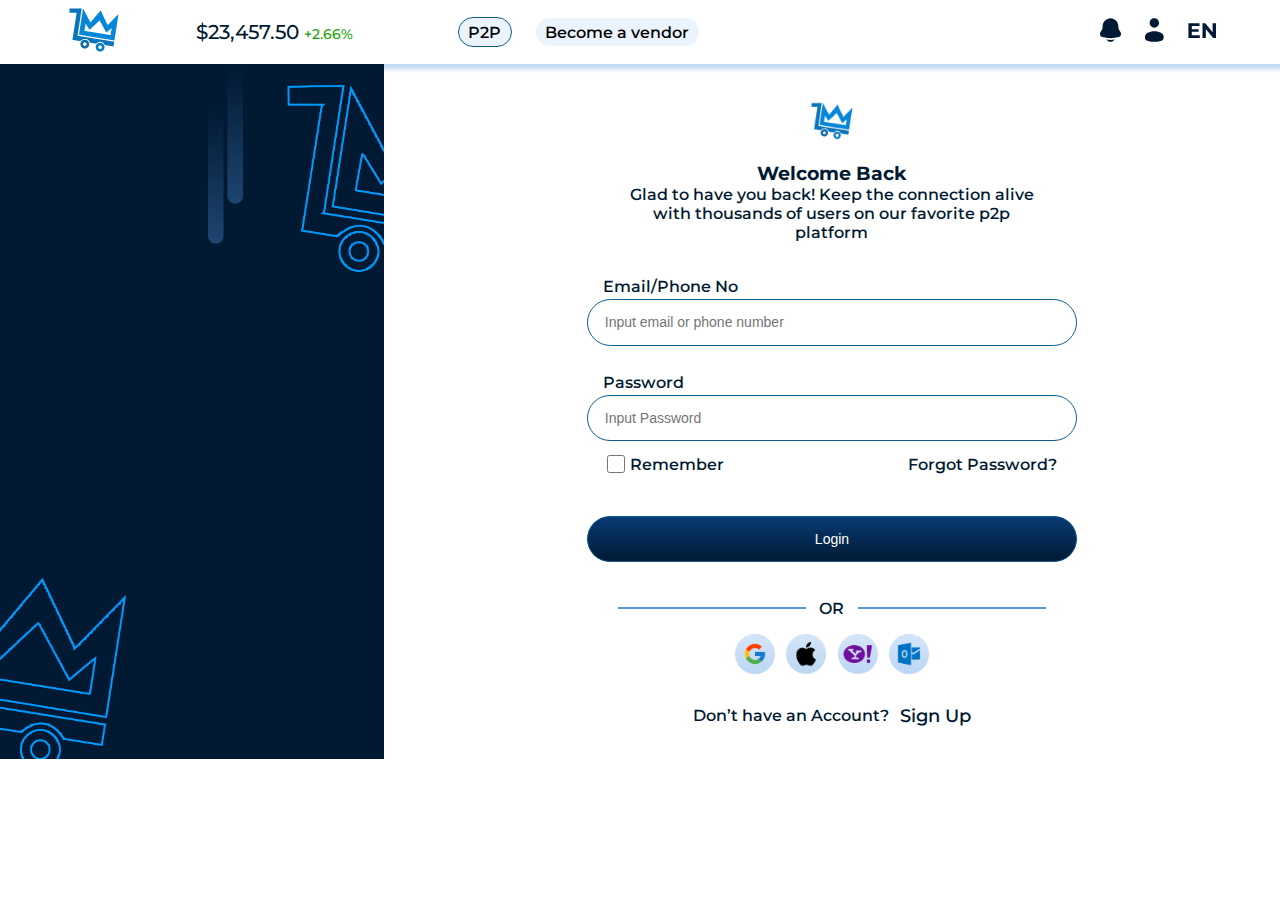
<file: login.html>
<!DOCTYPE html>
<html lang="en">
<head>
    <meta charset="UTF-8">
    <meta name="viewport" content="width=device-width, initial-scale=1.0">
    <link rel="shortcut icon" href="favicon.ico" type="image/x-icon">
    <link rel="preconnect" href="https://fonts.googleapis.com">
    <link rel="preconnect" href="https://fonts.gstatic.com" crossorigin>
    <link href="https://fonts.googleapis.com/css2?family=Montserrat:ital,wght@0,100..900;1,100..900&display=swap" rel="stylesheet">
    <link rel="stylesheet" href="css/loginStyle.css">
    <title>Login || colpher</title>
</head>
<body>
    <!-- header section -->
    <section class="hdr">
        <div class="logoDiv">
            <a href="index.html"><img src="img/logo.svg" alt="homepage" class="logo"></a>
            <p class="AcctBal">$23,457.50 
                <span class="percentFig">+2.66<span class="percent">%</span></span>
            </p>
        </div>
        <div class="menu">
            <div class="menuFeat">
                <a href="#" class="p2p">P2P</a>
                <a href="#" class="bam">Become a vendor</a>
            </div>
            <div class="menuFeat">
                <div class="notifyBttn">
                    <img src="img/notify.svg" alt="">
                </div>
                <div class="profile">
                    <img src="img/profile.svg" alt="">
                </div>
                <div class="lang">
                    <img src="img/EN.svg" alt="">
                </div>
            </div>
        </div>
    </section>

    <!-- body section holding the login -->
    <section class="bdy">
        <div class="sd01">
            <img src="img/cart.png" alt="" class="imgTop">
            <img src="img/cart.png" alt="" class="imgBttm">
        </div>

        <!-- login design -->
        <div class="sd02">
            <div class="contr">
                <img src="img/logo.png" alt="">
                <h3>Welcome Back</h3>
                <p class="so">Glad to have you back! Keep the connection alive with thousands of users on our favorite p2p platform</p>

                <!-- form -->
                 <form action="#" method="get">
                    <div class="input email">
                        <p>Email/Phone No</p>
                        <input type="text" name="" id="" placeholder="Input email or phone number">
                    </div>

                    <div class="input">
                        <p>Password</p>
                        <input type="password" name="" id="" placeholder="Input Password">
                    </div>
                    <div class="input extFeat">
                        <div class="ext01">
                            <input type="checkbox" name="" id=""> <span>Remember</span>
                        </div>
                        <div class="ext01">
                            <a href="">Forgot Password?</a>
                        </div>
                    </div>
                    <div class="input">
                        <input type="submit" value="Login" name="" id="">
                    </div>

                 </form>

                 <div class="extLogin">
                    <p></p> <span>OR</span> <p></p>
                </div>

                <div class="socialLog">
                    <div class="soc01">
                        <a href=""><img src="img/extralog/goog.png" alt=""></a>
                        <a href=""><img src="img/extralog/apple.png" alt=""></a>
                        <a href=""><img src="img/extralog/yahoo.png" alt=""></a>
                        <a href=""><img src="img/extralog/outlook.png" alt=""></a>
                        
                        
                        
                          
                    </div>
                    <div class="soc01">
                        Don’t have an Account? <a href="">Sign Up</a>
                    </div>
                    
                </div>
            </div>
        </div>
    </section>
</body>
</html>
</file>
<file: css/loginStyle.css>
*{
    margin: 0;
    padding: 0;
    box-sizing: border-box;
}

@font-face {
    font-family: 'satoshi';
    src: url(../asset/fonts/satoshi.ttf);
  }

@font-face {
    font-family: 'satmed';
    src: url(../asset/fonts/Satoshi-Medium.ttf);
}

body{
    background-color: white;
    font-family: montserrat;
    font-weight: 550;
    color: #011933;
}

.hdr{
    width: 100%;
    display: flex;
    justify-content: space-between;
    align-items: center;
    padding: 0 4em;
    height: 4em;
    /* background-color: red; */
    box-shadow: 5px 5px 5px #bfd8f4;
}

.hdr .logoDiv{
    display: flex;
    align-items: center;
    gap: 4.5em;
    width: 30%;
    /* background-color: green; */
}

/* .hdr .logoDiv img{
    width: 50px;
    height: 50px;
} */

.hdr .logoDiv .AcctBal{
    font-size: 20px;
    font-weight: 500;
}

.hdr .logoDiv .percentFig{
    color: #19A003;
    font-size: 14px;
}

.hdr .menu{
    display: flex;
    justify-content: space-between;
    width: 70%;
    /* background-color: yellow; */
    padding-left: 3em;
}

.hdr .menu .menuFeat{
    display: flex;
    align-items: center;
    gap: 1.5em;
}

.hdr .menu .menuFeat a{
    text-decoration: none;
    color: black;
}

.hdr .menu .menuFeat .p2p{
    background-color: #5799E31F;
    padding: .3em .6em;
    border: 1px solid #0F5D8F;
    border-radius: 50px;
}

.hdr .menu .menuFeat .p2p:hover{
    background-color: #19559a1f;
}

.hdr .menu .menuFeat .bam{
    background-color: #5799E31F;
    padding: .3em .6em;
    /* border: 1px solid #0F5D8F; */
    border-radius: 50px;
}

.hdr .menu .menuFeat .bam:hover{
    background-color: #19559a1f;
}

/* .hdr .menu .menuFeat img{
    width: 20px;
    cursor: pointer;
} */

/* body */
.bdy{
    width: 100%;
    display: flex;
}

.bdy .sd01{
    width: 30%;
    min-height: 42em;
    background-color: #011933;
    position: relative;
    overflow: hidden;
}

.bdy .sd01 .imgTop{
    width: 310px;
    position: absolute;
    bottom: 29.4em;
    left: 13em;
    /* background-color: #19A003; */
}

.bdy .sd01 .imgBttm{
    width: 310px;
    position: absolute;
    top: 27em;
    right: 16em;
    /* background-color: #19A003; */
}

.bdy .sd02{
    width: 70%;
    min-height: 42em;
    display: flex;
    justify-content: center;
    align-items: center;
    /* flex-direction: column;
    align-items: center;
    justify-content: center; */
}

.bdy .sd02 .contr{
    width: 55%;
    /* background-color: antiquewhite; */
    padding: 2em;
    display: flex;
    flex-direction: column;
    align-items: center;
}

.bdy .sd02 .contr img{
    width: 50px;
    margin-bottom: 1em;
}

.bdy .sd02 .contr .so{
    text-align: center;
    margin-bottom: 2em;
}

.bdy .sd02 .contr form{
    display: flex;
    flex-direction: column;
    align-items: center;
    /* gap: .2em; */
}

.bdy .sd02 .contr form .email{
    margin-bottom: 1.5em;
}



.bdy .sd02 .contr form .input p{
    padding: .2em 1em;
}

.bdy .sd02 .contr form input{
    width: 35em;
    height: 3.3em;
    border-radius: 50px;
    border: 1px solid #0F5D8F;
    padding-left: 1.2em;
    /* font-weight: 550; */
    font-size: 14px;
}

.bdy .sd02 .contr form input[type=checkbox]{
    width: 1.3em;
    background-color: #011933;
}


.bdy .sd02 .contr form input[type=submit]{
    background-image: linear-gradient(#063b74, #011933);
    background-color: #011933;
    color: white;
    cursor: pointer;
    /* font-weight: 550; */
    padding: 0;
    font-size: 14px;
    margin-bottom: 2.6em;
}

.bdy .sd02 .contr form .extFeat{
    width: 92%;
    display: flex;
    justify-content: space-between;
    align-items: center;
    margin-bottom: 1.8em;
    /* background-color: yellow; */
}

.bdy .sd02 .contr form .extFeat .ext01{
    display: flex;
    align-items: center;
    gap: .3em;
    /* background-color: yellow; */
}

.bdy .sd02 .contr form .extFeat .ext01 a{
    text-decoration: none;
    color: #011933;
}

.bdy .sd02 .contr form .extFeat .ext01 a:hover{
    text-decoration: underline;
}

.bdy .sd02 .contr .extLogin{
    display: flex;
    align-items: center;
    justify-content: space-between;
    width: 100%;
    margin-bottom: 1em;
}

.bdy .sd02 .contr .extLogin p{
    width: 44%;
    height: .1em;
    background-color: #5799E3;
}

.bdy .sd02 .contr .socialLog{
    display: flex;
    flex-direction: column;
    gap: .5em;
    align-items: center;
}

.bdy .sd02 .contr .socialLog .soc01{
    display: flex;
    align-items: center;
    gap: .7em;
}

.bdy .sd02 .contr .socialLog .soc01 img{
    width: 40px;
}

.bdy .sd02 .contr .socialLog .soc01 a{
    text-decoration: none;
    /* font-weight: 670; */
    font-size: 18px;
    color: #011933;
}

.bdy .sd02 .contr .socialLog .soc01 a:hover{
    text-decoration: underline;
}
</file>
